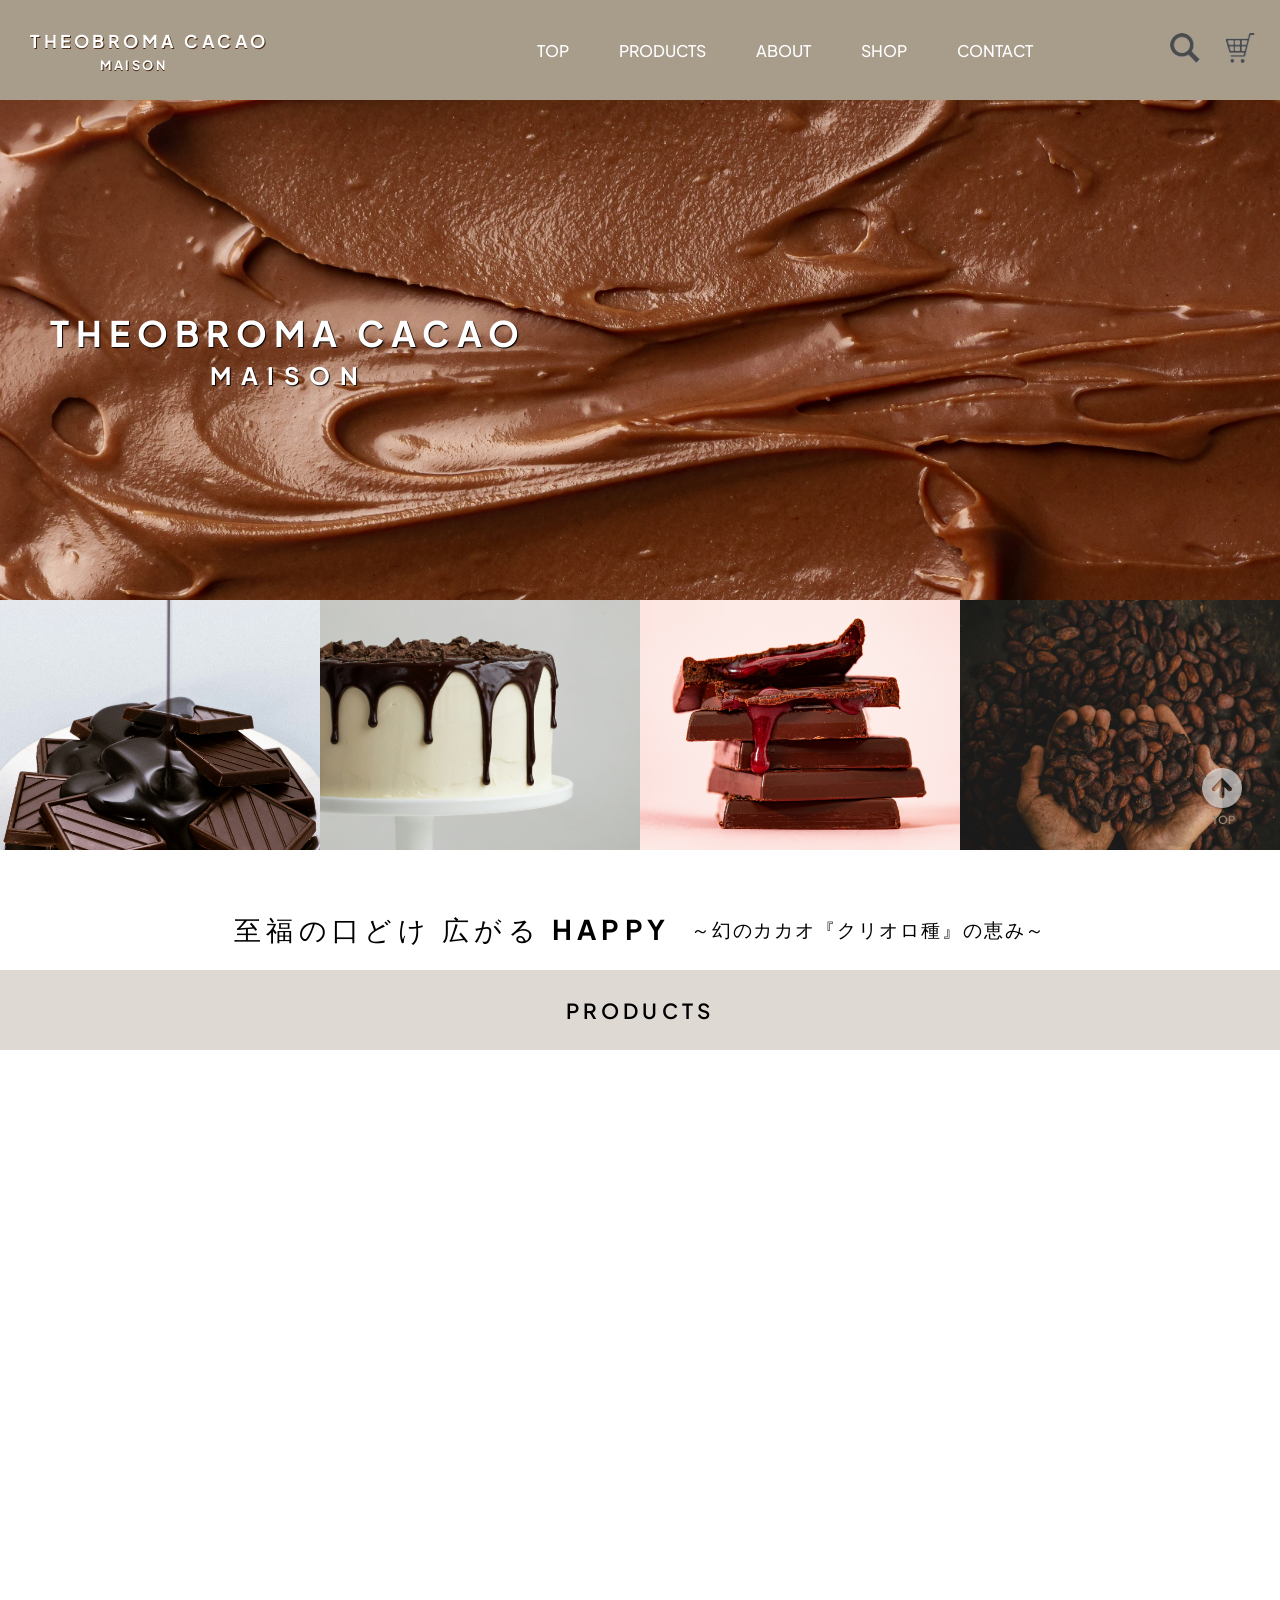
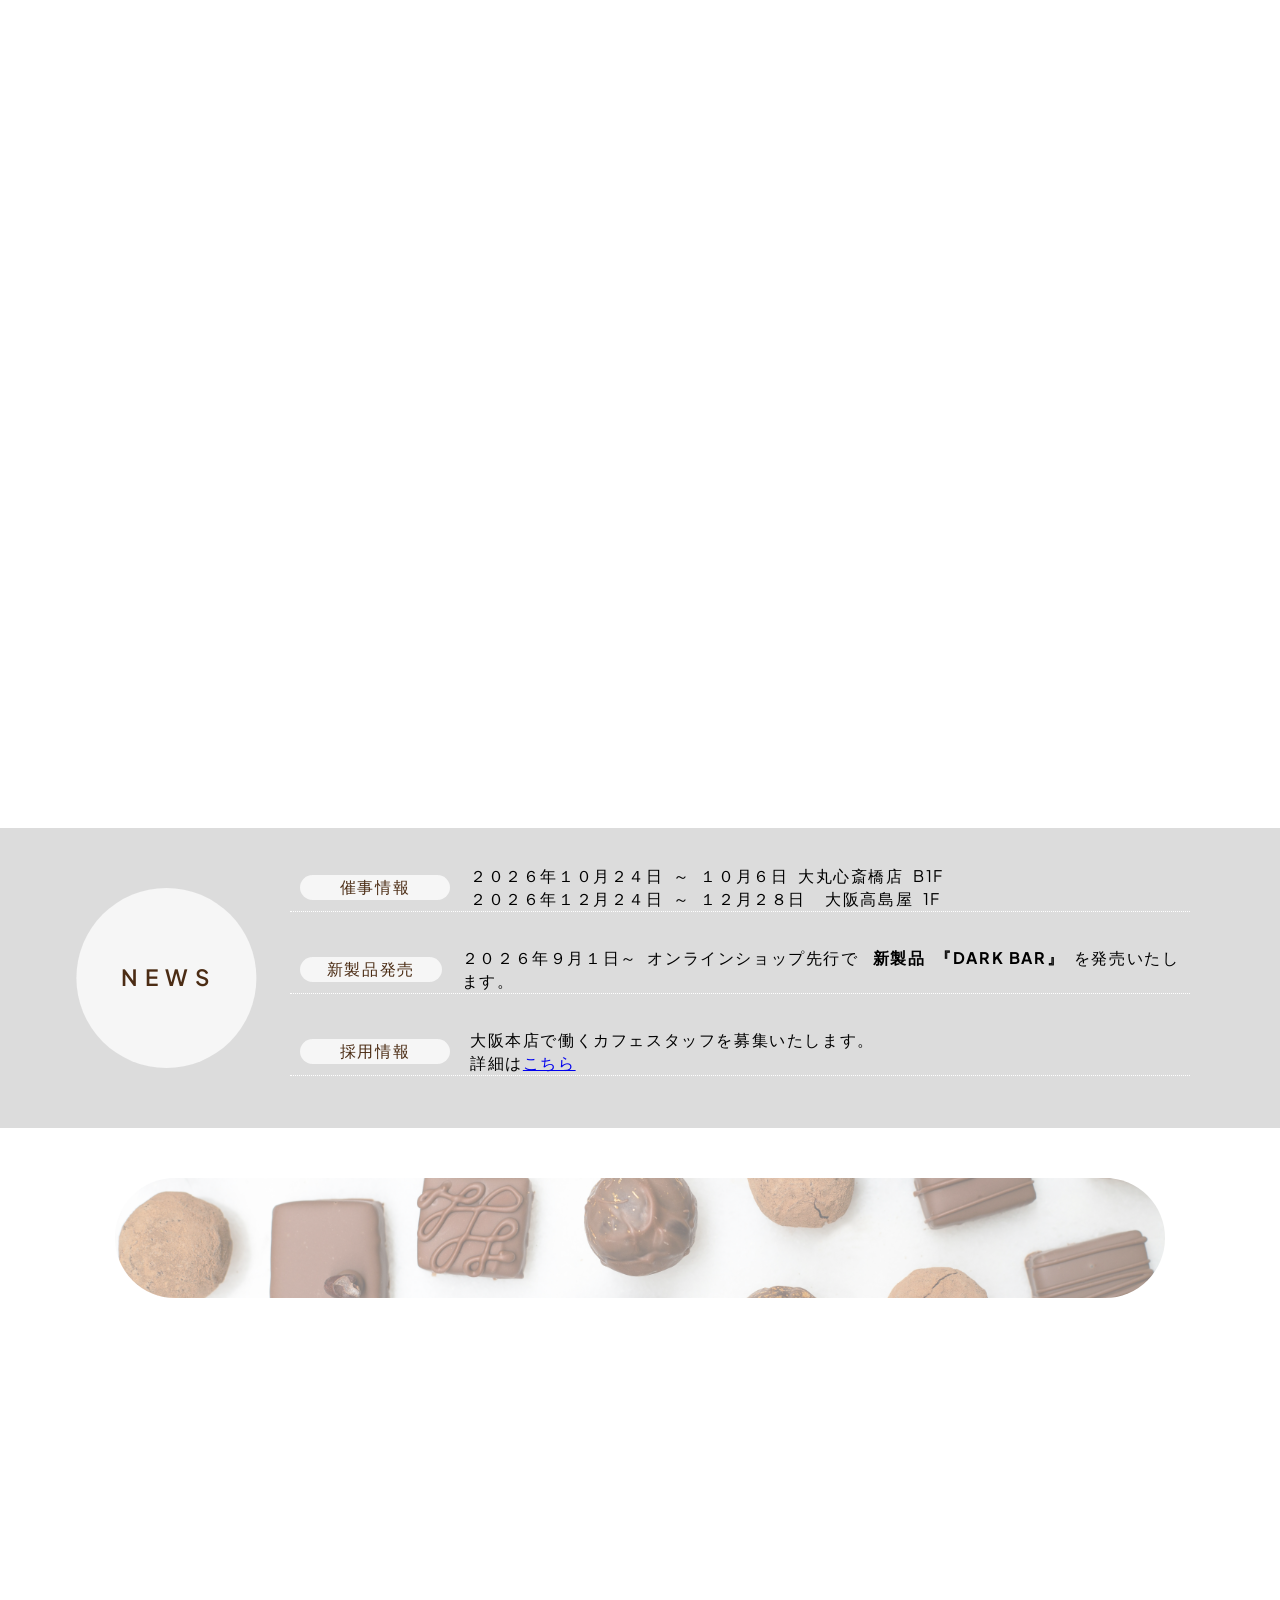
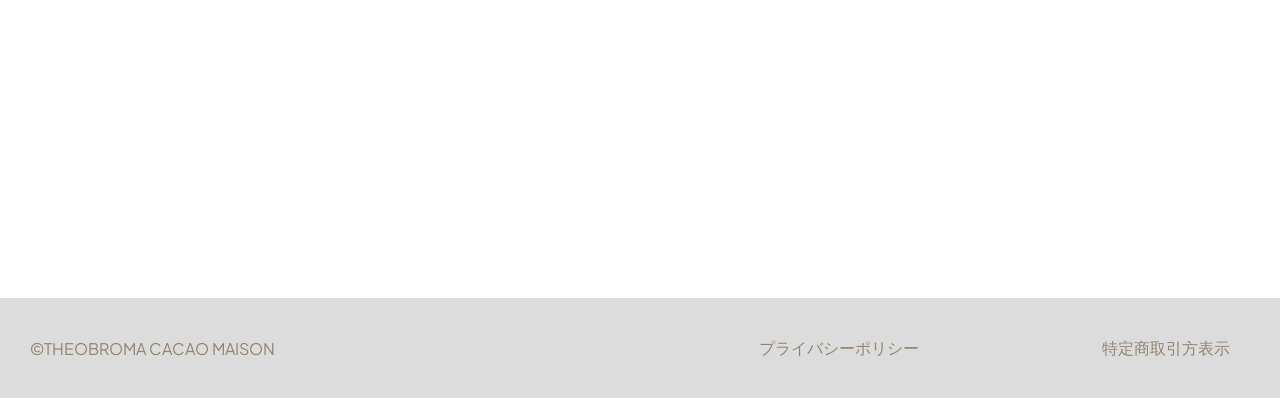
<file: index.html>
<!DOCTYPE html>
<html lang="ja">

<head>
    <meta charset="UTF-8">
    <meta http-equiv="X-UA-Compatible" content="IE=edge">
    <meta name="viewport" content="width=device-width, initial-scale=1.0">
    <title>Document|THEOBROMA CACAO MAISON</title>
    <link rel="stylesheet" href="./style.css">
    <link rel="stylesheet" href="./assets/slick/slick.css">
    <link rel="stylesheet" href="./assets/slick/slick-theme.css">

    <link rel="preconnect" href="https://fonts.googleapis.com">
    <link rel="preconnect" href="https://fonts.gstatic.com" crossorigin>
     <link href="https://fonts.googleapis.com/css2?family=Plus+Jakarta+Sans:ital,wght@0,200..800;1,200..800&display=swap" rel="stylesheet">
</head>

<body>

    <header>
        <div class="header">
         <div class="header-logo">
            <a href="./index.html">
            <h1>THEOBROMA CACAO</h1>
            <h3>MAISON</h3></a>
         </div>
        </div>
        <nav class="header-nav">
            <ul>
                <li><a href="./index.html">TOP</a></li>
                <li><a href="./products.html">PRODUCTS</a></li>
                <li><a href="./about.html">ABOUT</a></li>
                <li><a href="./shop.html">SHOP</a></li>
                <li><a href="./contact.html">CONTACT</a></li>
            </ul>
        </nav>
        <div class="icon">
            <a href="#"><img src="./img/虫眼鏡アイコン.png" alt="検索"></a>
            <a href="#"><img src="./img/カートのアイコン.png" alt="カート"></a>
        </div>
    </header>

    <main>
      <div class="top-img">
            <h1>THEOBROMA CACAO</h1>
            <h3>MAISON</h3>
        </div>        
        <div class="slider">
            <img src="./img/topimg.jpg" alt="">
            <img src="./img/kier-in-sight-archives-LjzAqkZnGFM-unsplash.jpg" alt="">
            <img src="./img/footer.jpg" alt="">
            <img src="./img/michele-blackwell-evRB-x0TJkM-unsplash.jpg" alt="">
            <img src="./img/pablo-merchan-montes-SCbq6uKCyMY-unsplash.jpg" alt="">
            <img src="./img/jessica-loaiza-DHYfjAe_eeo-unsplash.jpg" alt="">
            <img src="./img/julia-zyablova-EwaJbJvS9io-unsplash (1).jpg" alt="">
            <img src="./img/kristiana-pinne-sQGn6OHIPxQ-unsplash.jpg" alt="">
            <img src="./img/has-tahishi-67j_Tv-Ub-8-unsplash.jpg" alt="">
        </div>
        <div class="catch-copy">
            <h1>至福の口どけ 広がる <strong>HAPPY</strong></h1>
            <h2>～幻のカカオ『クリオロ種』の恵み～</h2>
        </div>
        <div class="products-btn">
          <button class="products"><a href="#">PRODUCTS</a></button>
        </div>
        <ul class="itemlist">
            <li class="fade-up">
                <img src="./img/cacao01.png" alt="NUTS SAND BAR">
                <dl>
                    <dt>NUTS SAND BAR</dt>
                    <p class="price">&yen;2,200 <small>（税込)</small></p>
                    <dd>香ばしくローストしたナッツを、カカオの風味豊かなチョコレートで丁寧にサンドした贅沢なバー。ナッツの食感とカカオのコクが調和する、奥行きのある味わいをお楽しみください。 <br>ダーク 65% with アーモンド /ミルク 38% with ヘーゼルナッツ /ミルク 38% with ピスタチオ</dd>
                    <button class="kart"><a href=""><img src="./img/カートのアイコン.png" alt="カート"></a>カートに入れる</button>
                </dl>
            </li>
            <li class="fade-up">
                <img src="./img/cacao02.png" alt="CHOCOLATE BAR">
                <dl>
                    <dt>CHOCOLATE BAR</dt>
                    <p class="price">&yen;2,800<small>（税込)</small></p>
                    <dd>産地ならではの独特の風味を味わえるシングルオリジンで作られた贅沢なひとくちサイズのチョコレート。<br>産地本来のカカオの味をお楽しみください。<br>マラカイボ 65% / ミルク 38% / ミルク 38% with フルール・ド・セル</dd>
                    <button class="kart"><a href=""><img src="./img/カートのアイコン.png" alt="カート"></a>カートに入れる</button>
                </dl>
            </li>
            <li class="fade-up">                
                <img src="./img/cacao003.png" alt="PRALINE">
                <dl>
                    <dt>PRALINE</dt>
                    <p class="price">&yen;2,200<small>（税込)</small></p>
                    <dd>なめらかな口どけのチョコレートに、丁寧に仕上げたナッツのプラリネを閉じ込めた贅沢なひと粒。カカオのコクとナッツの香ばしさが重なり合う、深みのある味わいをお楽しみください。 <br>ダーク 65% / ミルク 38% with ヘーゼルナッツプラリネ
                    </dd>                
                    <button class="kart"><a href=""><img src="./img/カートのアイコン.png" alt="カート"></a>カートに入れる</button>
              </dl>
            </li>
            <li class="fade-up">
                <img src="./img/cacao004.png" alt="WHITE BAR">
                <dl>
                    <dt>WHITE BAR</dt>
                    <p class="price">&yen;2,500<small>（税込)</small></p>
                    <dd>ミルクのやさしい甘さが広がるホワイトチョコレートに、素材の風味を引き立てるアクセントを添えた上品なバー。なめらかな口どけとともに、繊細な余韻をお楽しみください。 <br>ホワイト 35% /ホワイト 35% with バニラ /ホワイト 35% with フルール・ド・セル
                    </dd>                
                    <button class="kart"><a href=""><img src="./img/カートのアイコン.png" alt="カート"></a>カートに入れる</button>
                </dl>
            </li>
            <li class="fade-up">
                <img src="./img/cacao05.png" alt="GIFT BOX 36個入り">
                <dl>
                    <dt>GIFT BOX 36P
                    </dt>
                    <p class="price">&yen;12,000<small>（税込)</small></p>
                    <dd>チョコレート15種、計36粒のボリューム満点な豪華なセット。サプライズな贈り物にも◎ <br>贅沢なひとくちサイズのチョコレート。<br><br>産地本来のカカオの味をお楽しみください。<br></dd>
                    <button class="kart"><a href=""><img src="./img/カートのアイコン.png" alt="カート"></a>カートに入れる</button>
                </dl>
            </li>
            <li class="fade-up">
                <img src="./img/cacao0006.png" alt="CACAO DRINK">
                <dl>
                    <dt>CACAO DRINK
                    </dt>
                    <p class="price">&yen;2,800<small>（税込)</small></p>
                    <dd>幻のカカオ「クリオロ種」を贅沢に使用した、カカオ本来の香りとやさしいコクを楽しむドリンク。雑味のない澄んだ味わいと、心ほどける余韻をお楽しみください。 <br><br>HOT / ICED
                    </dd>                
                    <button class="kart"><a href=""><img src="./img/カートのアイコン.png" alt="カート"></a>カートに入れる</button>
                </dl>
           </li>
        </ul>
    <div class="news">
        <div class="news-top">
            <div class="newsh1">
              <h1>NEWS</h1>
            </div>
        </div>
        <div class="news-tpc">
                <dl class="saiji">
                    <dt>催事情報</dt>
                    <dd>２０２６年１０月２４日&ensp;～&ensp;１０月６日&ensp;大丸心斎橋店&ensp;B1F <br>２０２６年１２月２４日&ensp;～&ensp;１２月２８日&ensp;&ensp;大阪高島屋&ensp;1F </dd>
                </dl>  
                <dl class="sin">
                    <dt>新製品発売</dt>
                    <dd>２０２６年９月１日～&ensp;オンラインショップ先行で <strong>&ensp;新製品&ensp;『DARK BAR』&ensp;</strong>を発売いたします。
                    </dd>
                </dl>
                <dl class="rec">
                    <dt>採用情報</dt>
                    <dd>大阪本店で働くカフェスタッフを募集いたします。<br>詳細は<a href="#">こちら<a>
                    </dd>
                </dl>
        </div>
    </div>

    <div class="email">
     <dl  class="fade-up">
        <dt><span class="required">OUR NEWS LETTER</span></dt>
        <dd><input class="input-text"  type="email" name="email" placeholder="&ensp;Eメールアドレス" required>
        <p>最新情報や新商品、お得な情報をEメールにて配信します。</p>
        </dd>
        <button class="submit-button" type="submit">登録</button>
      </dl>
    </div>

    </main>

    <footer>
        <div class="footer-img fade-up">
          <nav class="footer fade-up">
            <ul class="footer-nav">
                <li><a href="#">SHOPPING GUIDE</a></li>
                <li><a href="#">RECRUIT</a></li>
                <li><a href="#">店舗情報</a></li>
                <li><a href="#">FAQ</a></li>
                <li><a href="#">カスタマーサポート</a></li>
                <li><a href="#">FOLLOW US</a></li>
             <div class="follow">
                  <a href="#"><img src="./img/インスタグラムアイコン .png" alt="IG"></a>
                  <a href="#"><img src="./img/FACEBOOKアイコン.png" alt="FB"></a>
             </div>
            </ul>
           </nav>
        </div>

        <div class="footer-bottom">
           <p>&copy;THEOBROMA CACAO MAISON</p>
           <p>プライバシーポリシー</p>
           <p>特定商取引方表示</p>
        </div>

        <div class="toplink">
          <a href="./index.html"><img src="./img/矢印ボタン　上1.png" alt="矢印"></a>
          <p>TOP</p>
        </div>
    </footer>

    <script src="./assets/jquery.js"></script>
    <script src="https://code.jquery.com/jquery-3.7.1.min.js" integrity="sha256-/JqT3SQfawRcv/BIHPThkBvs0OEvtFFmqPF/lYI/Cxo=" crossorigin="anonymous"></script>
    <script src="./assets/slick/slick.min.js"></script>
    <script src="./assets/index.js"></script>

</body>
</html>
</file>
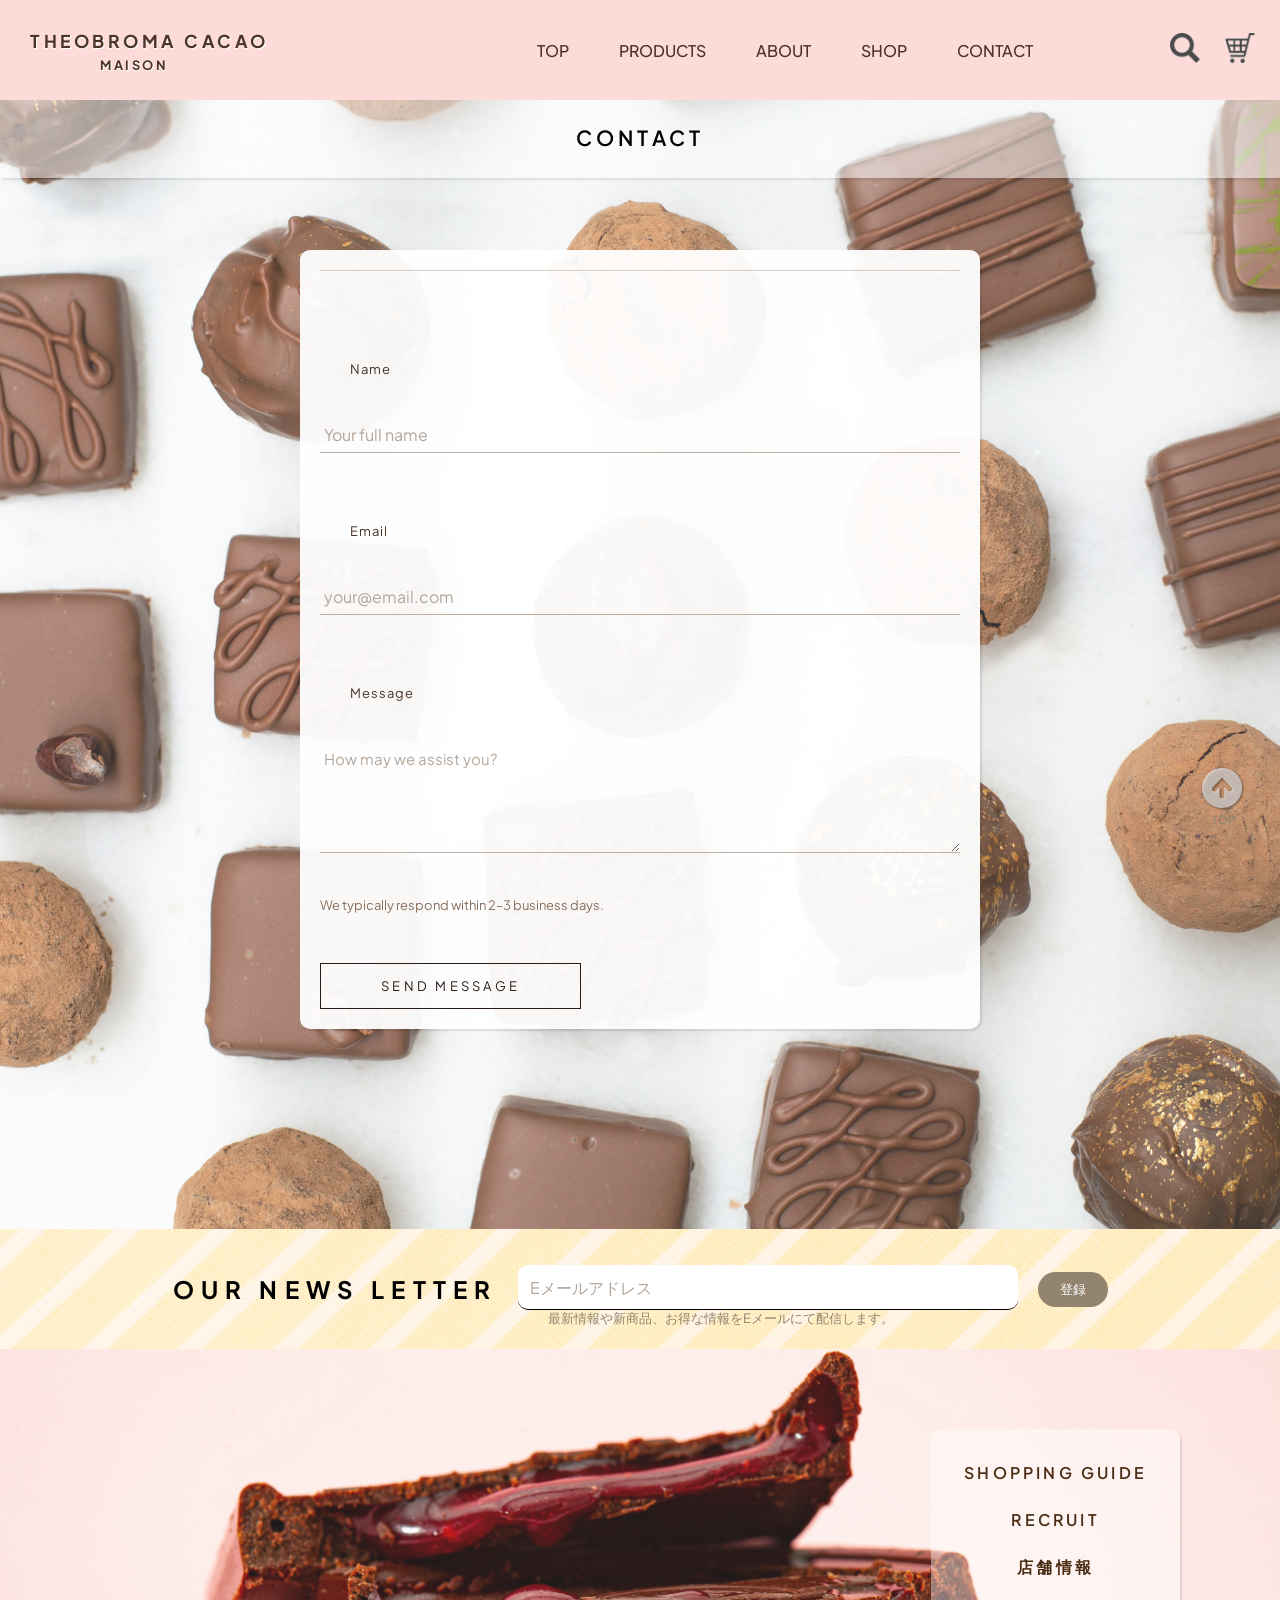
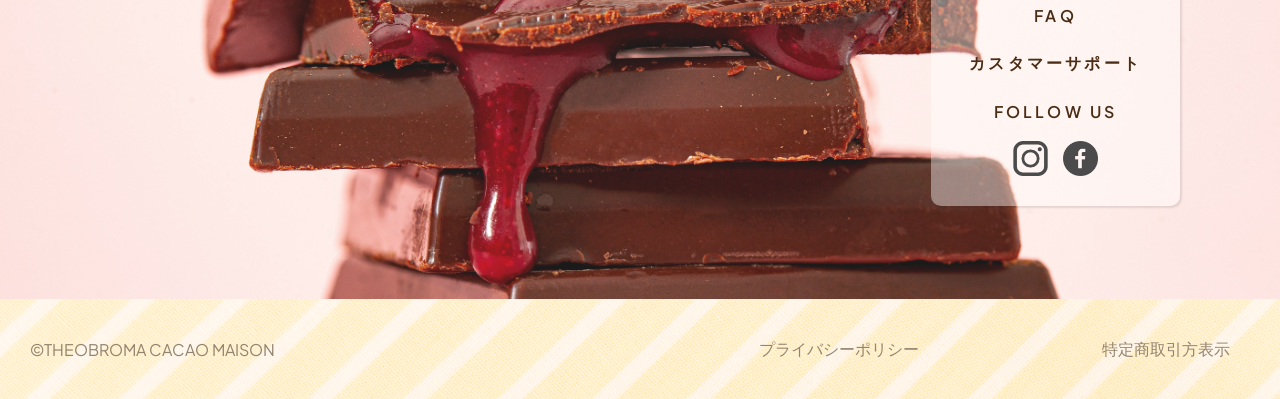
<file: contact.html>
<!DOCTYPE html>
<html lang="ja">

<head>
    <meta charset="UTF-8">
    <meta http-equiv="X-UA-Compatible" content="IE=edge">
    <meta name="viewport" content="width=device-width, initial-scale=1.0">
    <title>CONTACT | THEOBROMA CACAO MAISON</title>
    <link rel="stylesheet" href="./contact.css">

    <link rel="preconnect" href="https://fonts.googleapis.com">
    <link rel="preconnect" href="https://fonts.gstatic.com" crossorigin>
     <link href="https://fonts.googleapis.com/css2?family=Plus+Jakarta+Sans:ital,wght@0,200..800;1,200..800&display=swap" rel="stylesheet">
</head>

<body>

    <header>
        <div class="header">
         <div class="header-logo">
            <a href="./index.html">
            <h1>THEOBROMA CACAO</h1>
            <h3>MAISON</h3></a>
         </div>
        </div>
        <nav class="header-nav">
            <ul>
                <li><a href="./index.html">TOP</a></li>
                <li><a href="./products.html">PRODUCTS</a></li>
                <li><a href="./about.html">ABOUT</a></li>
                <li><a href="./shop.html">SHOP</a></li>
                <li><a href="./contact.html">CONTACT</a></li>
            </ul>
        </nav>
        <div class="icon">
            <a href="#"><img src="./img/虫眼鏡アイコン.png" alt="検索"></a>
            <a href="#"><img src="./img/カートのアイコン.png" alt="カート"></a>
        </div>
    </header>

    <main class="main">
        <!-- <div class="top-img">
            <h1>THEOBROMA CACAO</h1>
            <h3>MAISON</h3>
        </div>         -->
        <div class="products-btn">
          <button class="products"><a href="#">CONTACT</a></button>
        </div>      
    <div class="contact-wrapper">
    <form class="contact-form">

      <div class="field">
        <label for="name">Name</label>
        <input type="text" id="name" placeholder="Your full name">
      </div>

      <div class="field">
        <label for="email">Email</label>
        <input type="email" id="email" placeholder="your@email.com">
      </div>

      <div class="field">
        <label for="message">Message</label>
        <textarea id="message" rows="5" placeholder="How may we assist you?"></textarea>
      </div>

      <p class="form-note">
        We typically respond within 2–3 business days.
      </p>

      <button type="submit" class="btn-submit">
        Send Message
      </button>

    </form>
  </div>

  </main>
  
  <footer>
      <div class="email">
       <dl>
          <dt><span class="required">OUR NEWS LETTER</span></dt>
          <dd><input class="input-text"  type="email" name="email" placeholder="&ensp;Eメールアドレス" required>
          <p>最新情報や新商品、お得な情報をEメールにて配信します。</p>
          </dd>
          <button class="submit-button" type="submit">登録</button>
        </dl>
      </div>
        <div class="footer-img">
          <nav class="footer">
            <ul class="footer-nav">
                <li><a href="#">SHOPPING GUIDE</a></li>
                <li><a href="#">RECRUIT</a></li>
                <li><a href="#">店舗情報</a></li>
                <li><a href="#">FAQ</a></li>
                <li><a href="#">カスタマーサポート</a></li>
                <li><a href="#">FOLLOW US</a></li>
              <div class="follow">
                  <a href="#"><img src="./img/インスタグラムアイコン .png" alt="IG"></a>
                  <a href="#"><img src="./img/FACEBOOKアイコン.png" alt="FB"></a>
                </div>
            </ul>
           </nav>
        </div>

        <div class="footer-bottom">
           <p>&copy;THEOBROMA CACAO MAISON</p>
           <p>プライバシーポリシー</p>
           <p>特定商取引方表示</p>
        </div>
        <div class="toplink">
          <a href="./contact.html"><img src="./img/矢印ボタン　上1.png" alt="矢印"></a>
          <p>TOP</p>
        </div>
    </footer>

    <script src="https://code.jquery.com/jquery-3.7.1.min.js" integrity="sha256-/JqT3SQfawRcv/BIHPThkBvs0OEvtFFmqPF/lYI/Cxo=" crossorigin="anonymous"></script>
    <script src="./assets/index.js"></script>

</body>
</html>
</file>
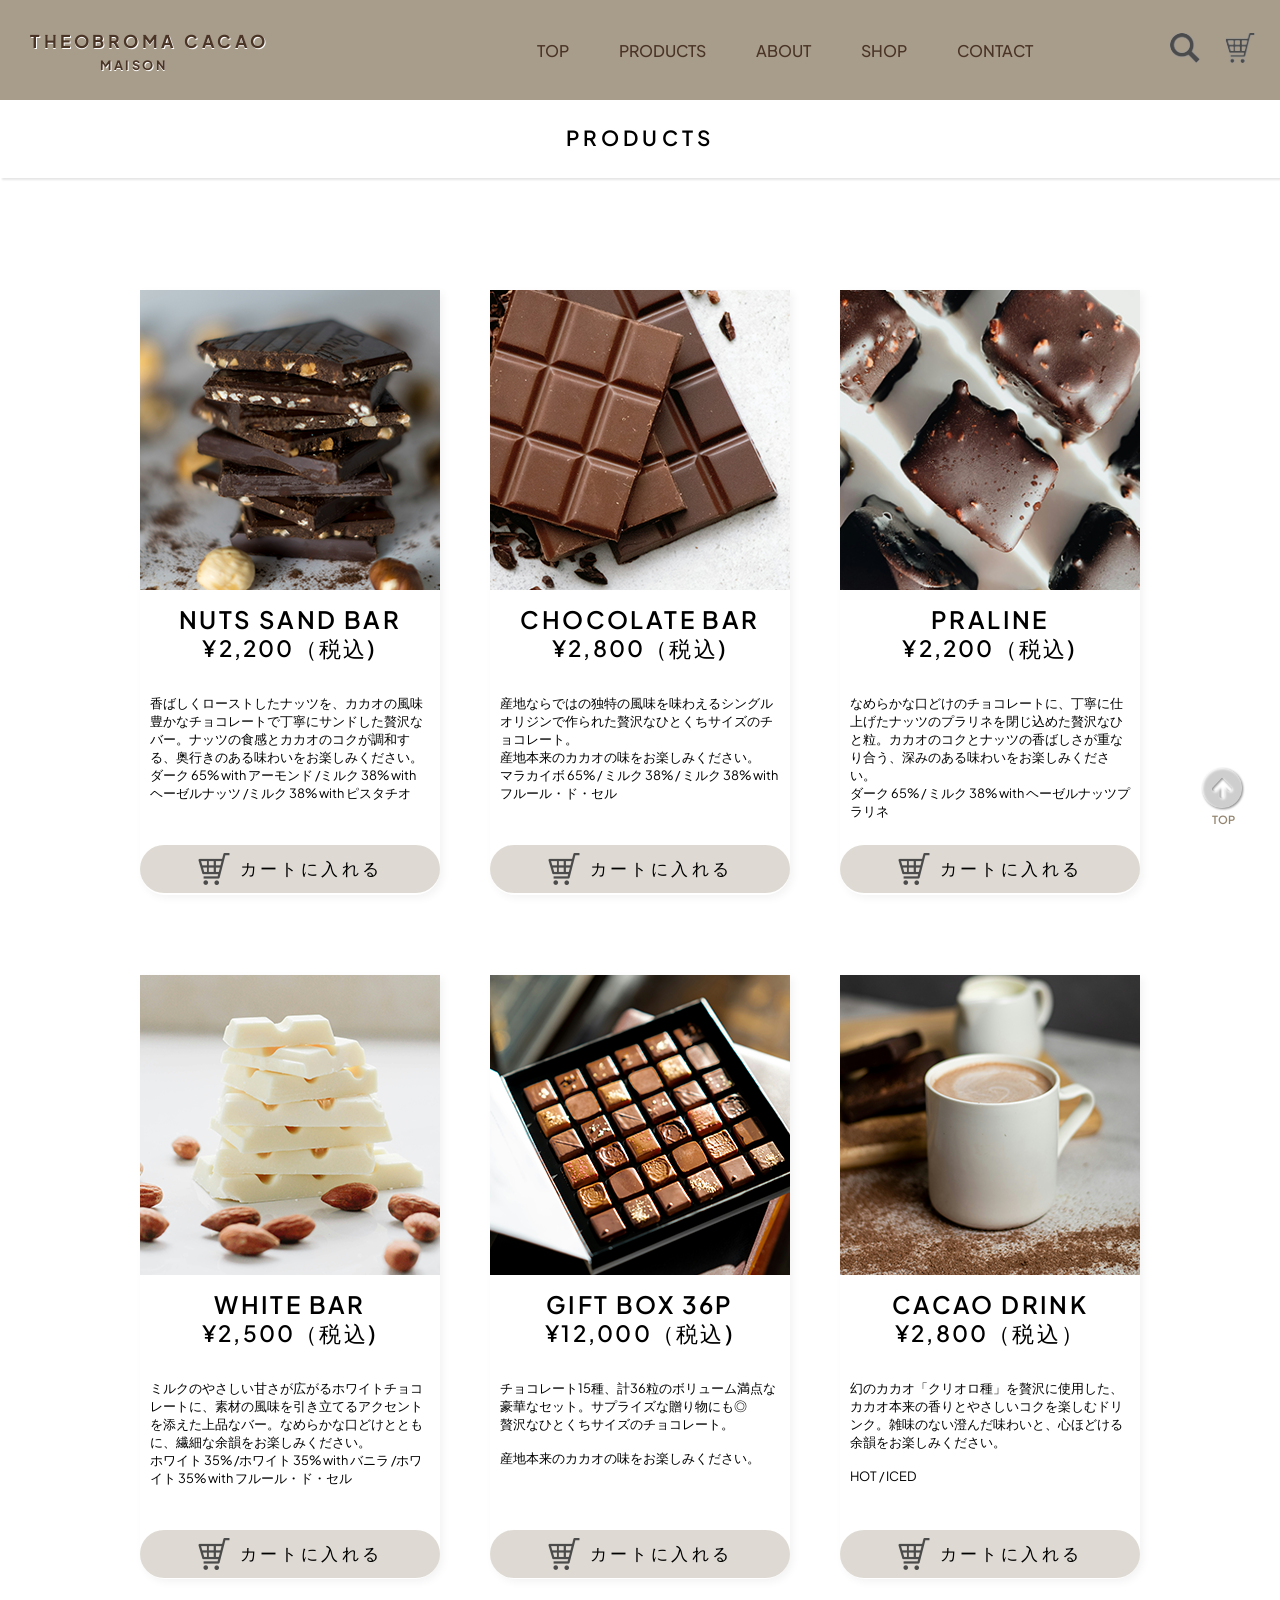
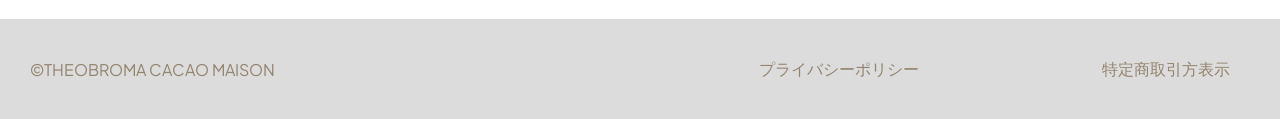
<file: products.html>
<!DOCTYPE html>
<html lang="ja">

<head>
    <meta charset="UTF-8">
    <meta http-equiv="X-UA-Compatible" content="IE=edge">
    <meta name="viewport" content="width=device-width, initial-scale=1.0">
    <title>PRODUCTS | THEOBROMA CACAO MAISON</title>
    <link rel="stylesheet" href="./products.css">

    <link rel="preconnect" href="https://fonts.googleapis.com">
    <link rel="preconnect" href="https://fonts.gstatic.com" crossorigin>
     <link href="https://fonts.googleapis.com/css2?family=Plus+Jakarta+Sans:ital,wght@0,200..800;1,200..800&display=swap" rel="stylesheet">
</head>

<body>

    <header>
        <div class="header">
         <div class="header-logo">
            <a href="./index.html">
            <h1>THEOBROMA CACAO</h1>
            <h3>MAISON</h3></a>
         </div>
        </div>
        <nav class="header-nav">
            <ul>
                <li><a href="./index.html">TOP</a></li>
                <li><a href="./products.html">PRODUCTS</a></li>
                <li><a href="./about.html">ABOUT</a></li>
                <li><a href="./shop.html">SHOP</a></li>
                <li><a href="./contact.html">CONTACT</a></li>
            </ul>
        </nav>
        <div class="icon">
            <a href="#"><img src="./img/虫眼鏡アイコン.png" alt="検索"></a>
            <a href="#"><img src="./img/カートのアイコン.png" alt="カート"></a>
        </div>
    </header>

    <main class="main">
        <div class="products-btn">
          <button class="products"><a href="#">PRODUCTS</a></button>
        </div>      

        <ul class="itemlist">
            <li>
                <img src="./img/cacao01.png" alt="NUTS SAND BAR">
                <dl>
                    <dt>NUTS SAND BAR</dt>
                    <p class="price">&yen;2,200（税込)</p>
                    <dd>香ばしくローストしたナッツを、カカオの風味豊かなチョコレートで丁寧にサンドした贅沢なバー。ナッツの食感とカカオのコクが調和する、奥行きのある味わいをお楽しみください。 <br>ダーク 65% with アーモンド /ミルク 38% with ヘーゼルナッツ /ミルク 38% with ピスタチオ</dd>
                    <button class="kart"><a href=""><img src="./img/カートのアイコン.png" alt="カート"></a>カートに入れる</button>
                </dl>
            </li>
            <li>
                <img src="./img/cacao02.png" alt="CHOCOLATE BAR">
                <dl>
                    <dt>CHOCOLATE BAR</dt>
                    <p class="price">&yen;2,800（税込)</p>
                    <dd>産地ならではの独特の風味を味わえるシングルオリジンで作られた贅沢なひとくちサイズのチョコレート。<br>産地本来のカカオの味をお楽しみください。<br>マラカイボ 65% / ミルク 38% / ミルク 38% with フルール・ド・セル</dd>
                    <button class="kart"><a href=""><img src="./img/カートのアイコン.png" alt="カート"></a>カートに入れる</button>
                </dl>
            </li>
            <li>                
                <img src="./img/cacao003.png" alt="PRALINE">
                <dl>
                    <dt>PRALINE</dt>
                    <p class="price">&yen;2,200（税込)</p>
                    <dd>なめらかな口どけのチョコレートに、丁寧に仕上げたナッツのプラリネを閉じ込めた贅沢なひと粒。カカオのコクとナッツの香ばしさが重なり合う、深みのある味わいをお楽しみください。 <br>ダーク 65% / ミルク 38% with ヘーゼルナッツプラリネ
                    </dd>                
                    <button class="kart"><a href=""><img src="./img/カートのアイコン.png" alt="カート"></a>カートに入れる</button>
              </dl>
            </li>
            <li>
                <img src="./img/cacao004.png" alt="WHITE BAR">
                <dl>
                    <dt>WHITE BAR</dt>
                    <p class="price">&yen;2,500（税込)</p>
                    <dd>ミルクのやさしい甘さが広がるホワイトチョコレートに、素材の風味を引き立てるアクセントを添えた上品なバー。なめらかな口どけとともに、繊細な余韻をお楽しみください。 <br>ホワイト 35% /ホワイト 35% with バニラ /ホワイト 35% with フルール・ド・セル
                    </dd>                
                    <button class="kart"><a href=""><img src="./img/カートのアイコン.png" alt="カート"></a>カートに入れる</button>
                </dl>
            </li>
            <li>
                <img src="./img/cacao05.png" alt="GIFT BOX 36個入り">
                <dl>
                    <dt>GIFT BOX 36P
                    </dt>
                    <p class="price">&yen;12,000（税込)</p>
                    <dd>チョコレート15種、計36粒のボリューム満点な豪華なセット。サプライズな贈り物にも◎ <br>贅沢なひとくちサイズのチョコレート。<br><br>産地本来のカカオの味をお楽しみください。<br></dd>
                    <button class="kart"><a href=""><img src="./img/カートのアイコン.png" alt="カート"></a>カートに入れる</button>
                </dl>
            </li>
            <li>
                <img src="./img/cacao0006.png" alt="CACAO DRINK">
                <dl>
                    <dt>CACAO DRINK
                    </dt>
                    <p class="price">&yen;2,800（税込）</p>
                    <dd>幻のカカオ「クリオロ種」を贅沢に使用した、カカオ本来の香りとやさしいコクを楽しむドリンク。雑味のない澄んだ味わいと、心ほどける余韻をお楽しみください。 <br><br>HOT / ICED
                    </dd>                
                    <button class="kart"><a href=""><img src="./img/カートのアイコン.png" alt="カート"></a>カートに入れる</button>
                </dl>
           </li>
        </ul>
  </main>
  <footer>
        <div class="footer-bottom">
           <p>&copy;THEOBROMA CACAO MAISON</p>
           <p>プライバシーポリシー</p>
           <p>特定商取引方表示</p>
        </div>
        <div class="toplink">
          <a href="./products.html"><img src="./img/矢印ボタン　上1.png" alt="矢印"></a>
          <p>TOP</p>
        </div>
    </footer>
    <script src="./assets/jquery.js"></script>
    <script src="https://code.jquery.com/jquery-3.7.1.min.js" integrity="sha256-/JqT3SQfawRcv/BIHPThkBvs0OEvtFFmqPF/lYI/Cxo=" crossorigin="anonymous"></script>
    <script src="./assets/index.js"></script>

</body>
</html>
</file>
<file: style.css>
@charset "utf-8";
*{
    margin: 0;
    padding: 0;
    box-sizing: border-box;
    background-repeat: no-repeat;
    font-family: "Plus Jakarta Sans", sans-serif;
    font-optical-sizing: auto;
    font-weight: weight;
    font-style: normal;
}

.span{
    width: 5px;
    height: 2px;
    background-color: #000;
}
.fade-up {
  opacity: 0;
  transform: translateY(30px);
  /* transition: all 0.9s ease; */
  transition: all 1.2s cubic-bezier(.25,.8,.25,1);
}

.fade-up.show {
  opacity: 1;
  transform: translateY(0);
}

.slider {
    display: flex;
    height: 250px;
    width: 100%;
    max-width: 1920px;
	margin: 0 auto;
    overflow: hidden;
}
.slick-list {
    width: 100%;
    max-width: 1920px;
    overflow: hidden;
}
.slider img{
    display: block;
    /* margin: 0 auto; */
    height: 250px;
    width: 100%;
	aspect-ratio: 1;
	object-fit: cover;
    /* box-shadow: 3px 3px 8px 0 rgba(1, 1, 1, .5); */
}

header{
    width: 100%;
    max-width: 1920px;
    height: 100px;
    margin: 0 auto;
    background-color: rgb(147, 132, 111, 0.8);
    display: flex;
    justify-content: space-between;
    position: fixed;
    top: 0;
    left: 0;
    right: 0;
    z-index: 100;
}
.header-logo{
    width: 300px;
}
.header-logo:hover{
    transform: scale(1.1);
    transition: all 0.8s 0s ease;
}

.header-logo a{
    text-decoration: none;
    border: none;
}
.header-logo h1{
    padding: 30px 30px 0 30px;
    margin-bottom: 0;
    text-shadow: .5px .5px .5px #4b2c14;
    width: 300px;
    font-size: 1.1rem;
    font-weight: 700;
    color: #fff;
    letter-spacing: 0.2em;
}
.header-logo h3{
    padding: 5px 100px 20px;
    margin-top: 0;
    width: 300px;
    font-size: 0.8rem;
    font-weight: 700;
    color: #fff;
    text-shadow: .5px .5px .5px #4b2c14;
    letter-spacing: 0.2em;
}
.header-nav ul{
    height: 100px;
    display: flex;
    justify-content: center;
    align-items: center;
    list-style-type: none;
    margin-left: 100px;
}
.header-nav ul li a{
    text-decoration: none;
    font-weight: 500;
    font-size: 1rem;
    color: #fff;
    padding: 25px;
}
.header-nav ul li a:hover{
    font-size: 1.02rem;
    color: #4b2c14;
    transition: all 0.8s 0s ease;
}
.header-nav ul li:hover{
    transform: scale(1.1);
    transition: all 0.8s 0s ease;
}
.icon{   
    display: flex;
    flex-direction: row;
    align-items: center;
}
.icon a:hover{
    transform: scale(1.1);
    transition: all 0.8s 0s ease;
}
.icon a img{
    margin-right: 25px;
    width: 30px;
    height: 30px;
    filter: drop-shadow(.5px .5px .5px #fff);
}
main{
    width: 100%;
    max-width: 1920px;
    margin: 0 auto;
    padding-top: 100px;
}
main .top-img{
    margin: 0 auto;
    height: 500px;
    background-image: url(./img/topimg.jpg);
    background-size: cover;
    background-repeat: no-repeat; 
}
main .top-img:hover{
    background-image: url(./img/has-tahishi-67j_Tv-Ub-8-unsplash.jpg);
    /* transform: translateX(-100%); */
    transition: all 2s 0s ease;
}
.top-img{
    display: flex;
    flex-direction: column;
    justify-content: center;
}
.top-img h1{
    font-size: 2.2rem;
    font-weight: 700;
    color: #fff;
    margin-left: 50px;
    margin-right: 0px;
    margin-bottom: 5px;
    text-shadow: 1px 1px 1px #000;
    letter-spacing: 0.2em;
}
.top-img h3{
    margin-top: 0;
    margin-left: 210px;
    font-size: 1.5rem;
    font-weight: 700;
    color: #fff;
    text-shadow: 1px 1px 1px #000;
    letter-spacing: 0.4em;
}
.catch-copy{
    height: 100px;
    display: flex;
    justify-content: center;
    align-items: center;
    margin-bottom: 0;
}
.catch-copy h1{
    font-size: 1.7rem;
    font-weight: 590;
    letter-spacing: 0.2em;
}
.catch-copy h2{
    font-weight: 550;
    font-size: 1.2rem;
    margin-left: 20px;
    letter-spacing: 0.1em;
}
.products-btn{
    margin-bottom: 0;
    height: 60px;
    position: relative;
}
.products a{
    text-decoration: none;
    color: #000;
    font-size: 1.3rem;
    letter-spacing: 0.2em;
    font-weight: 600;
}
.products{
    position: absolute;
    top: 50%;
    left: 50%;
    transform: translateX(-50%) translateY(-50%);
    width: 100%;
    height: 80px;
    background-color: rgb(147, 132, 111, 0.3);
    border: none;
}


.itemlist{
    max-width: 1050px;
    margin-top: 30px;
    margin: 0 auto;
    display: grid;
    grid-template-columns: repeat(3, 1fr);
    list-style-type: none;
}
.itemlist li>img{
    height: 300px;
    width: 300px;
    margin-bottom: 10px;
}
.itemlist li:hover{
    transform: scale(1.05);
    transition: all 0.5s 0s ease;
box-shadow: 5px 5px 8px 0 rgba(6, 6, 6, 0.3);

}
.itemlist li{
    width: 300px;
    margin: 0 auto;
    box-shadow: 3px 3px 8px 0 rgba(0, 0, 0, .05);
    /* border-radius: 0px 0px 25px 25px; */
    margin-bottom: 40px;
    margin-top: 40px;
}
.itemlist li dl{
    height: 300px;
}
.itemlist li dl dt{
    display: flex;
    justify-content: center;
    align-items: center;
    font-weight: 600;
    font-size: 1.4rem;
    letter-spacing: 0.1em;
    margin-top: 8x;
}
.itemlist li dl p{
    font-weight: 550;
    font-size: 1.4rem;
    margin: 0 auto;
    letter-spacing: 0.1em;
    display: flex;
    justify-content: center;
    align-items: center;
}
.itemlist li dl dd{
    height: 155px;
    width: 235px;
    font-size: 0.8rem;
    margin: 13px auto;
}
.kart{
    width: 270px;
    margin: 0 auto;
    height: 2.8rem;
    display: flex;
    justify-content: center;
    align-items: center;
    border-radius: 30px;
    border: none;
    background-color: rgb(147, 132, 111, 0.3);
    font-weight: 500;
    font-size: 1.05rem;
    letter-spacing: 0.2em;
    line-height: 2;
}

.kart img{
    width: 32px;
    height: 32px;
    display: flex;
    justify-content: center;
    align-items: center;
    object-fit: cover;
    margin-right: 10px;
}
.kart:hover{
    background-color: rgb(147, 132, 111, 0.8);
    transition: all 0.8s 0s ease;
    color: #fff;
}
.news{
    padding-top: 20px;
    height: 300px;
    display: flex;
    justify-content: center;
    background-color: #dcdcdc;
    position: relative;
}
.news-top h1{
    padding-top: 110px;
    margin: 0 auto;
    margin-left: 80px;
}
.news-top h1{
    font-size: 1.4rem;
    font-weight: 600;
    color: #4b2c14;
    letter-spacing: 0.3em;
}
.news-top{
    position: absolute;
    top: 50%;
    left: 13%;
    transform: translateX(-50%) translateY(-50%);
    width: 250px; 
    height: 250px; 
    clip-path: circle(90px at 50% 50%);
    margin-right: 10px;
    background-color: #f6f6f6;
}
.news-tpc{
    max-width: 900px;
    margin-left: 200px;
    display: flex;
    flex-direction: column;
    justify-content: space-around;
}
.saiji,.sin,.rec{
    display: flex;
    border-bottom: 1.8px dotted #fff;
}
.saiji dt,.sin dt,.rec dt{
    height: 25px;
    display: flex;
    justify-content: center;
    align-items: center;
    width: 150px;
    border-radius: 20px;
    background-color: #f6f6f6;
    font-size: 1rem;
    font-weight: 480;
    color: #4b2c14;
    margin: 10px 20px 10px 10px;
    letter-spacing: 0.1em;
}
.news-tpc dl dd{
    font-weight: 400;
    letter-spacing: 0.1em;
}
.email{
    background-image: url(./img/jessica-loaiza-DHYfjAe_eeo-unsplash.jpg);
    background-size: cover;
    background-repeat: no-repeat;
    background-position: center;
    background-color: rgba(255, 255, 255, 0.5);
    background-blend-mode: lighten;
    border-radius: 60px;
}

.email dl{
    display: flex;
    gap: 20px;
    align-items: center;
}
.email{
    width: 1050px;
    margin: 50px auto;
    display: flex;
    justify-content: center;
    height: 120px;
}

.required{
    font-size: 24px;
    font-weight: 700;
    letter-spacing: 0.3em;
}
.email dd p{
    font-size: 0.8rem;
    font-weight: 400;
}
.submit-button{
    right: 20px;
    width: 70px;
    height: 35px;
    border-radius: 30px;
    background-color: #93846f;
    color: #fff;
    border: none;
}
.input-text{
    width: 500px;
    height: 45px;
    border-color: #000;
    border-radius: 10px;
    margin-top: 15px;
}
input::placeholder{
    color: #93846f;
    font-size: medium;
}
footer{
    width: 100%;
    max-width: 1920px;
    position: relative;
}
.toplink{
    display: flex;
    flex-direction: column;
    align-items: center;
    width: 40px;
    height: 60px;
    position: fixed;
    bottom: 8%;
    right: 3%;
}
.toplink a img{
   width: 40px;
   height: 40px;
   filter: drop-shadow(1px 1px 1px rgb(0, 0, 0, .8));
}
.toplink p{
    width: 30px;
    font-size: 0.7rem;
    font-weight: 600;
}
.footer-img{
    height: 550px;
    background-image: url(./img/footer.jpg);
    background-position: 10% 20%;
    background-size: cover;
    background-repeat: no-repeat;
    position: relative;
}
.footer-nav{
    position: absolute;
    top: 80px;
    right: 100px;
    background-color: rgb(255, 255, 255, 0.4);
    box-shadow: 2px 2px 2px 0 rgba(0, 0, 0, .1);
    border-radius: 10px;
    padding: 20px;
}
.footer-nav:hover{
    background-color: rgb(255, 255, 255, 0.8);
    transition: all 1s 0s ease;
}
.footer ul{
    list-style-type: none;
    display: flex;
    flex-direction: column;
    align-items: center;
}
.footer-nav li a{
    text-decoration: none;
    color: #4b2c14;
}
.footer-nav li a:hover{
    color: #000;
    font-weight: 600;
    transition: all 0.2s 0s ease;
}
.footer li{
    padding: 13px;
    font-size: 18px;
    font-weight: inherit;
    letter-spacing: 0.2em;
}
.follow img{
    width: 35px;
    height: 35px;
    margin: 6px;
}
.footer-bottom{
    display: flex;
    align-items: center;
    justify-content: space-between;
    height: 100px;
    margin: 0 auto;
    background-color: #dcdcdc;
}
footer p{
    color: #93846f;
}
footer p:first-of-type{
    padding-left: 30px;
}
footer p:nth-of-type(2){
    padding-left: 300px;
}
footer p:last-of-type{
    margin-right: 50px;
}


@media(max-width:800px){

header, main, footer{
    width: 100%;
}
main{
padding-top: 0;  
}
/* .slider {
    height: 150px;
	margin: 0;
    padding: 0;
    padding-bottom: 10px;
}
.slider img{
    width: 150px;
} */
.slick-list {
    width: 100%;
    max-width: 800px;
    overflow: hidden;
}
.slider{
    height: 130px;
}
.slider img{
    display: block;
    /* margin: 0 auto; */
    height: 130px;
    width: 100%;
	aspect-ratio: 1;
	object-fit: cover;
    /* box-shadow: 3px 3px 8px 0 rgba(1, 1, 1, .5); */
}

/* header{
align-items: center;
} */
.header{
    position: fixed;
    top: 0;
    left: 0;
    right: 0;
    height: calc(100vh - 50px);
    /* position: static;
    /* position: absolute; */
}
.header-nav ul{
    position: absolute;
    top: 100%;
    left: 0%;
    height: 280px;
    width: 100vw;
    margin: 0 auto;
    right: 0;
    color: #ffffff;
    background-color: rgb(255, 255, 255, 0.3);
}

main .top-img{
    margin-top: 100px;
    background-image: url(./img/has-tahishi-67j_Tv-Ub-8-unsplash.jpg);
    align-items: flex-start;
}
.header-logo{
    margin: 0;
    text-align: center;
    width: 100px;
}
.header-logo h1{
    padding: 0;
    font-size: 0.8rem;
    margin-top: 30px;
}
.header-logo h3{
    padding: 0;
    font-size: 0.5rem;
    margin: 0;
}

.icon a img{
    margin-right: 10px;
    width: 17px;
    height: 17px;
}
.top-img h1{
    font-size: 1.2rem;
    margin: 0 auto;
}
.top-img h3{
    font-size: 0.8rem;
    margin: 0 auto;
}
.header{
    justify-content: center;
    }
.header-nav ul{
        /* display: block; */
        flex-direction: column;
        text-align: center;
    }
.header-nav ul li{
        margin-top: 20px;
    }
.itemlist{
        display: block;
    }
.catch-copy{
        display: block;
        text-align: center;
    }
.catch-copy h1{
        font-size: 1.3rem;
        margin: 0 auto;
    }
.catch-copy h2{
font-size: 0.8rem;
}

.news-top{
    display: none;
}
.news-tpc{
    display: block;
    text-align: center;
    padding: 0;
    margin: 0;
    font-size: 0.7rem;
}
.input-text{
    width: 300px;
    height: 25px;
}
.email dl{
    display: block;
}
.email{
    display: block;
    height: auto;
    width: 100%;
}
.footer-nav{
    position: static;
}
.footer ul{
    margin: 0 auto;
    height: auto;
}
.footer-bottom{
    /* display: block; */
    flex-direction: column-reverse;
    justify-content: center;
    align-items: center;
}
.footer-bottom p{
   font-size: 0.5rem;
   inset: 0;  
   margin: auto;
}
footer p:first-of-type{
    padding-left: 0;
    /* margin-left: 0; */
}
footer p:nth-of-type(2){
    padding-left: 0;
}
footer p:last-of-type{
    margin-right: 0;
    inset: 0;  
    margin: auto;
 
}
    
.toplink{
    display: none;
}
}
</file>
<file: contact.css>
@charset "utf-8";
*{
    margin: 0;
    padding: 0;
    box-sizing: border-box;
    font-family: "Plus Jakarta Sans", sans-serif;
    font-optical-sizing: auto;
    font-weight: weight;
    font-style: normal;
}

header{
    width: 100%;
    max-width: 1920px;
    height: 100px;
    margin: 0 auto;
    background-color: rgba(252, 210, 208, 0.8);
    display: flex;
    justify-content: space-between;
    position: fixed;
    top: 0;
    left: 0;
    right: 0;
    z-index: 100;
}
.header-logo{
    width: 300px;
}
.header-logo:hover{
    transform: scale(1.1);
    transition: all 0.8s 0s ease;

}

.header-logo a{
    text-decoration: none;
    border: none;
}
.header-logo h1{
    padding: 30px 30px 0 30px;
    margin-bottom: 0;
    text-shadow: .5px .5px .5px #fff;
    width: 300px;
    font-size: 1.1rem;
    font-weight: 700;
    color: #4a3426;
    letter-spacing: 0.2em;
}
.header-logo h3{
    padding: 5px 100px 20px;
    margin-top: 0;
    width: 300px;
    font-size: 0.8rem;
    font-weight: 700;
    color: #4a3426;
    text-shadow: .5px .5px .5px #fff;
    letter-spacing: 0.2em;
}
.header-nav ul{
    height: 100px;
    display: flex;
    justify-content: center;
    align-items: center;
    list-style-type: none;
    margin-left: 100px;
}
.header-nav ul li a{
    text-decoration: none;
    font-weight: 500;
    font-size: 1rem;
    color: #4a3426;
    padding: 25px;
}
.header-nav ul li a:hover{
    font-size: 1.02rem;
    color: #4b2c14;
    transition: all 0.8s 0s ease;
}
.header-nav ul li:hover{
    transform: scale(1.1);
    transition: all 0.8s 0s ease;
}
.icon{   
    display: flex;
    flex-direction: row;
    align-items: center;
}
.icon a:hover{
    transform: scale(1.1);
    transition: all 0.8s 0s ease;
}
.icon a img{
    margin-right: 25px;
    width: 30px;
    height: 30px;
    filter: drop-shadow(.5px .5px .5px #fff);
}

.products-btn{
    margin-top: 0;
    margin-bottom: 0;
    height: 150px;
    position: relative;
}
.products a{
     font-family: inherit;
    text-decoration: none;
    color: #000;
    font-size: 1.3rem;
    letter-spacing: 0.2em;
    font-weight: 600;
}
.products{
    position: absolute;
    top: 25%;
    left: 50%;
    transform: translateX(-50%) translateY(-50%);
    height: 80px;
    width: 100%;
    /* margin: 0 auto 120px; */
    padding: 20px 20px;
    background-color: rgb(255, 255, 255, 0.5);
    box-shadow: 2px 2px 2px 0 rgba(0, 0, 0, .1);
    /* background-color: rgba(252, 210, 208, 0.8); */
    /* #93846f; */
    border: none;
}



.main{
   width: 100%;
    max-width: 1920px;
    margin: 0 auto;
    /* padding-top: 100px; */
    padding-bottom: 80px;
   margin-top: 100px;
  /* background-image: url(./img/alper-guzeler-dikSCKC9qQE-unsplash.jpg); */
    background-image: url(./img/jessica-loaiza-DHYfjAe_eeo-unsplash.jpg);
    background-size: cover;
    background-position: center;
    background-color: rgba(255, 255, 255, 0.2);
    background-blend-mode: lighten;
}


.email{
    width: 100%;
    margin: 0;
    display: flex;
    justify-content: center;
    height: 120px;
    background-image: url(./img/ボーダー.jpg);
    background-size: cover;
    background-color: rgba(255, 255, 255, 0.5);
    background-blend-mode: lighten; 
    background-position: center;
    padding: 0;
    margin: 0;
}

.email dl{
    display: flex;
    gap: 20px;
    align-items: center;
}


.required{
    font-size: 24px;
    font-weight: 700;
    letter-spacing: 0.3em;
}
.email dd p{
    font-family: inherit;
    font-size: 0.8rem;
    /* font-weight: 400; */
}
.submit-button{
    right: 20px;
    width: 70px;
    height: 35px;
    border-radius: 30px;
    background-color: #93846f;
    color: #fff;
    border: none;
}
.input-text{
  background-color: #fff;
    width: 500px;
    height: 45px;
    border-color: #000;
    border-radius: 10px;
    margin-top: 15px;
}
input::placeholder{
    color: #93846f;
    font-size: medium;
}
footer{
    width: 100%;
    max-width: 1920px;
    position: relative;
}
.toplink{
    display: flex;
    flex-direction: column;
    /* justify-content: center; */
    align-items: center;
    width: 40px;
    height: 60px;
    position: fixed;
    bottom: 8%;
    right: 3%;
}
.toplink a img{
   width: 40px;
   height: 40px;
   filter: drop-shadow(1px 1px 1px rgb(0, 0, 0, .8));
}
.toplink p{
    width: 30px;
    font-size: 0.7rem;
    font-weight: 600;
}
.footer-img{
    height: 550px;
    background-image: url(./img/michele-blackwell-evRB-x0TJkM-unsplash.jpg);
    background-position: 10% 20%;
    background-color: rgba(255, 255, 255, 0.1);
    background-blend-mode: lighten;
    background-size: cover;
    background-repeat: no-repeat;
    position: relative;
}
.footer-nav{
    position: absolute;
    top: 80px;
    right: 100px;
    background-color: rgb(255, 255, 255, 0.4);
    box-shadow: 2px 2px 2px 0 rgba(0, 0, 0, .1);
    border-radius: 10px;
    padding: 20px;
}
.footer-nav:hover{
    background-color: rgb(255, 255, 255, 0.8);
    transition: all 1s 0s ease;
}
.footer ul{
    list-style-type: none;
    display: flex;
    flex-direction: column;
    align-items: center;
}
.footer-nav li a{
    text-decoration: none;
    color: #4b2c14;
}
.footer-nav li a:hover{
    color: #000;
    font-weight: 600;
    transition: all 0.2s 0s ease;
}
.footer li{
    padding: 13px;
    font-size: 16px;
    font-weight: 600;
    letter-spacing: 0.2em;
}
.follow img{
    width: 35px;
    height: 35px;
    margin: 6px;
}
.footer-bottom{
    display: flex;
    align-items: center;
    justify-content: space-between;
    height: 100px;
    margin: 0 auto;
    background-image: url(./img/ボーダー.jpg);
    background-color: rgba(255, 255, 255, 0.55);
    background-blend-mode: lighten; 
    background-size: cover;
}
footer p{
    color: #93846f;
}
footer p:first-of-type{
    padding-left: 30px;
}
footer p:nth-of-type(2){
    padding-left: 300px;
}
footer p:last-of-type{
    margin-right: 50px;
}


.contact-wrapper {
  background-color: rgb(255, 255, 255, 0.95);
  box-shadow: 2px 2px 2px 0 rgba(0, 0, 0, .1);
  border-radius: 10px;
  max-width: 680px;
  margin: 0 auto 120px;
  padding: 20px 20px;
}

.contact-form {
  border-top: 1px solid #d8cdc3;
  padding-top: 60px;
}

.field {
  margin-bottom: 40px;
}

label {
  padding: 30px;
  display: block;
  font-size: 13px;
  letter-spacing: 0.08em;
  margin-bottom: 10px;
  color: #4a3426;
}

input,
textarea {
  width: 100%;
  background: transparent;
  border: none;
  border-bottom: 1px solid #bfae9f;
  padding: 8px 4px;
  font-size: 15px;
  font-family: inherit;
  color: #2b1d16;
}

input::placeholder,
textarea::placeholder {
  color: #b3a59a;
}

input:focus,
textarea:focus {
  outline: none;
  border-bottom-color: #2b1d16;
}

.form-note {
  font-size: 13px;
  color: #8a6f5c;
  margin-top: 10px;
}

.btn-submit {
  display: inline-block;
  margin-top: 50px;
  padding: 14px 60px;
  background-color: transparent;
  border: 1px solid #2b1d16;
  color: #2b1d16;
  font-size: 13px;
  letter-spacing: 0.25em;
  text-transform: uppercase;
  cursor: pointer;
  transition: all 0.35s ease;
}

.btn-submit:hover {
  background-color: #2b1d16;
  color: #ffffff;
}

.contact-footer {
  text-align: center;
  padding-bottom: 40px;
  font-size: 12px;
  color: #8a6f5c;
}

/* レスポンシヴ */

@media screen and (max-width: 1024px) {

  .contact-header {
    padding: 100px 20px 70px;
  }

  .contact-header h1 {
    font-size: 44px;
  }

  .contact-wrapper {
    max-width: 600px;
  }

  .contact-form {
    padding-top: 50px;
  }
}

@media(max-width:800px){

header, main, footer{
    width: 100%;
    /* min-width: 370px; */
}
main{
padding-top: 0;  
}
header{
    position: fixed;
    top: 0px;
    left: 0;
    right: 0;
    /* position: static;
    /* position: absolute; */
}
.header{
    position: fixed;
    top: 20px;
    left: 0;
}
.header-nav{
    position: absolute;
    top: 100%;
    left: 0;
    right: 0;
    color: #ffffff;

}
.header{
margin-left: 0;
}
main .top-img{
		height: calc(100vh - 50px);
    background-image: url(./img/has-tahishi-67j_Tv-Ub-8-unsplash.jpg);
    align-items: flex-start;
}
.header-logo{
    text-align: center;
}
.header-logo h1{
    padding: 0;
    font-size: 1rem;
    margin: 0;
}
.header-logo h3{
    padding: 0;
    font-size: 1rem;
    margin: 0;
}
.top-img h1{
    font-size: 1.2rem;
    margin: 0 auto;
}
.top-img h3{
    font-size: 0.8rem;
    margin: 0 auto;
}
.header{
    display: flex;
    justify-content: center;
    align-items: center;
    }
.header-nav ul{
        /* display: block; */
        flex-direction: column;
        text-align: center;
    }
.header-nav ul li{
        margin-top: 20px;
    }
.itemlist{
        display: block;
    }
.catch-copy{
        display: block;
        text-align: center;
    }
.catch-copy h1{
        font-size: 1.3rem;
        margin: 0 auto;
    }
.catch-copy h2{
font-size: 0.8rem;
}

.news-top{
    display: none;
}
.news-tpc{
    display: block;
    text-align: center;
    padding: 0;
    margin: 0;
    font-size: 0.7rem;
}
.input-text{
    width: 300px;
    height: 25px;
}
.email dl{
    display: block;
}
.email{
    display: block;
    height: auto;
    width: 100%;
}
.footer{
    width: 100vw;
}
.footer-nav{
    position: static;
}
.footer ul{
    margin: 0 auto;
    height: auto;
}
.footer-bottom{
    display: block;
    /* flex-direction: column; */
} 
.footer-bottom p{
   inset: 0; 
   margin: auto;
}
.toplink{
    display: none;
}
}
</file>
<file: products.css>
@charset "utf-8";
*{
    margin: 0;
    padding: 0;
    box-sizing: border-box;
    font-family: "Plus Jakarta Sans", sans-serif;
    font-optical-sizing: auto;
    font-weight: weight;
    font-style: normal;
}



header{
    width: 100%;
    max-width: 1920px;
    height: 100px;
    margin: 0 auto;
    background-color: rgb(147, 132, 111, 0.8);
    display: flex;
    justify-content: space-between;
    position: fixed;
    top: 0;
    left: 0;
    right: 0;
    z-index: 100;
}
.header-logo{
    width: 300px;
}
.header-logo:hover{
    transform: scale(1.1);
    transition: all 0.8s 0s ease;

}

.header-logo a{
    text-decoration: none;
    border: none;
}
.header-logo h1{
    padding: 30px 30px 0 30px;
    margin-bottom: 0;
    text-shadow: .5px .5px .5px #fff;
    width: 300px;
    font-size: 1.1rem;
    font-weight: 700;
    color: #4a3426;
    letter-spacing: 0.2em;
}
.header-logo h3{
    padding: 5px 100px 20px;
    margin-top: 0;
    width: 300px;
    font-size: 0.8rem;
    font-weight: 700;
    color: #4a3426;
    text-shadow: .5px .5px .5px #fff;
    letter-spacing: 0.2em;
}
.header-nav ul{
    height: 100px;
    display: flex;
    justify-content: center;
    align-items: center;
    list-style-type: none;
    margin-left: 100px;
}
.header-nav ul li a{
    text-decoration: none;
    font-weight: 500;
    font-size: 1rem;
    color: #4a3426;
    padding: 25px;
}
.header-nav ul li a:hover{
    font-size: 1.02rem;
    color: #4b2c14;
    transition: all 0.8s 0s ease;
}
.header-nav ul li:hover{
    transform: scale(1.1);
    transition: all 0.8s 0s ease;
}
.icon{   
    display: flex;
    flex-direction: row;
    align-items: center;
}
.icon a:hover{
    transform: scale(1.1);
    transition: all 0.8s 0s ease;
}
.icon a img{
    margin-right: 25px;
    width: 30px;
    height: 30px;
    filter: drop-shadow(.5px .5px .5px #fff);
}

.products-btn{
    margin-top: 0;
    margin-bottom: 0;
    height: 150px;
    position: relative;
}
.products a{
     font-family: inherit;
    text-decoration: none;
    color: #000;
    font-size: 1.3rem;
    letter-spacing: 0.2em;
    font-weight: 600;
}
.products{
    position: absolute;
    top: 25%;
    left: 50%;
    transform: translateX(-50%) translateY(-50%);
    height: 80px;
    width: 100%;
    /* margin: 0 auto 120px; */
    padding: 20px 20px;
    background-color: rgb(255, 255, 255, 0.5);
    box-shadow: 2px 2px 2px 0 rgba(0, 0, 0, .1);
    /* background-color: rgba(252, 210, 208, 0.8); */
    /* #93846f; */
    border: none;
}



.main{
    width: 100%;
    max-width: 1920px;
    height: auto;
    margin: 0 auto;
    margin-top: 100px;
    /* background-image: url()
    background-size: cover;
    background-position: center; */
    /* background-color: rgba(255, 255, 255, 0.3); */
    /* background-blend-mode: lighten; */
}



.itemlist{
    max-width: 1050px;
    margin-top: 30px;
    margin: 0 auto;
    display: grid;
    grid-template-columns: repeat(3, 1fr);
    /* row-gap: 20px; */
    list-style-type: none;
}
.itemlist li>img{
    height: 300px;
    width: 300px;
    margin-bottom: 10px;
}
.itemlist li:hover{
    transform: scale(1.05);
    transition: all 0.5s 0s ease;
    box-shadow: 5px 5px 8px 0 rgba(3px, 3px, 8px, .3);

}
.itemlist li{
    width: 300px;
    margin: 0 auto;
    box-shadow: 3px 3px 8px 0 rgba(0, 0, 0, .05);
    border-radius: 0px 0px 25px 25px;
    margin-bottom: 40px;
    margin-top: 40px;
}
.itemlist li dl{
    height: 290.5px;
}
.itemlist li dl dt{
    display: flex;
    justify-content: center;
    align-items: center;
    font-weight: 600;
    font-size: 1.5rem;
    letter-spacing: 0.1em;
    margin-top: 8x;
}
.itemlist li dl p{
    font-weight: 550;
    font-size: 1.4rem;
    margin: 0 auto;
    letter-spacing: 0.1em;
    display: flex;
    justify-content: center;
    align-items: center;
}
.itemlist li dl dd{
    padding: 10px;
    height: 140px;
    width: 300px;
    font-size: 0.8rem;
    margin: 20px 0;
}
.kart{
    width: 300px;
    height: 3rem;
    display: flex;
    justify-content: center;
    align-items: center;
    border-radius: 30px;
    border: none;
    background-color: rgb(147, 132, 111, 0.3);
    font-weight: 500;
    font-size: 1.05rem;
    letter-spacing: 0.2em;
    line-height: 2;
    /* filter: drop-shadow(.5px .5px .5px rgb(0, 0, 0, .4)); */
}

.kart img{
    width: 32px;
    height: 32px;
    display: flex;
    justify-content: center;
    align-items: center;
    object-fit: cover;
    margin-right: 10px;
}
.kart:hover{
    background-color: rgb(147, 132, 111, 0.8);
    transition: all 0.8s 0s ease;
    color: #fff;
}



.toplink{
    display: flex;
    flex-direction: column;
    /* justify-content: center; */
    align-items: center;
    width: 40px;
    height: 60px;
    position: fixed;
    bottom: 8%;
    right: 3%;
}
.toplink a img{
   width: 40px;
   height: 40px;
   filter: drop-shadow(1px 1px 1px rgb(0, 0, 0, .8));
}
.toplink p{
    width: 30px;
    font-size: 0.7rem;
    font-weight: 600;
}


.follow img{
    width: 35px;
    height: 35px;
    margin: 6px;
}
.footer-bottom{
    display: flex;
    align-items: center;
    justify-content: space-between;
    height: 100px;
    margin: 0 auto;
    background-color: #dcdcdc;
}
footer p{
    color: #93846f;
}
footer p:first-of-type{
    padding-left: 30px;
}
footer p:nth-of-type(2){
    padding-left: 300px;
}
footer p:last-of-type{
    margin-right: 50px;
}



@media(max-width:800px){

header, main, footer{
    width: 100%;
}
main{
padding-top: 0;  
}
header{
    position: fixed;
    top: 0px;
    left: 0;
    right: 0;
}
.header{
    position: fixed;
    top: 20px;
    left: 0;
}
.header-nav{
    position: absolute;
    top: 100%;
    left: 0;
    right: 0;
    color: #ffffff;

}
.header{
margin-left: 0;
}
main .top-img{
		height: calc(100vh - 50px);
    background-image: url(./img/has-tahishi-67j_Tv-Ub-8-unsplash.jpg);
    align-items: flex-start;
}
.header-logo{
    text-align: center;
}
.header-logo h1{
    padding: 0;
    font-size: 1rem;
    margin: 0;
}
.header-logo h3{
    padding: 0;
    font-size: 1rem;
    margin: 0;
}
.top-img h1{
    font-size: 1.2rem;
    margin: 0 auto;
}
.top-img h3{
    font-size: 0.8rem;
    margin: 0 auto;
}
.header{
    display: flex;
    justify-content: center;
    align-items: center;
    }
.header-nav ul{
        flex-direction: column;
        text-align: center;
    }
.header-nav ul li{
        margin-top: 20px;
    }
.itemlist{
        display: block;
    }
.catch-copy{
        display: block;
        text-align: center;
    }
.catch-copy h1{
        font-size: 1.3rem;
        margin: 0 auto;
    }
.catch-copy h2{
font-size: 0.8rem;
}

.news-top{
    display: none;
}
.news-tpc{
    display: block;
    text-align: center;
    padding: 0;
    margin: 0;
    font-size: 0.7rem;
}
.input-text{
    width: 300px;
    height: 25px;
}
.email dl{
    display: block;
}
.email{
    display: block;
    height: auto;
    width: 100%;
}
.footer{
    width: 100vw;
}
.footer-nav{
    position: static;
}
.footer ul{
    margin: 0 auto;
    height: auto;
}
.footer-bottom{
    display: block;
} 
.footer-bottom p{
   inset: 0; 
   margin: auto;
}
.toplink{
    display: none;
}
}
</file>
